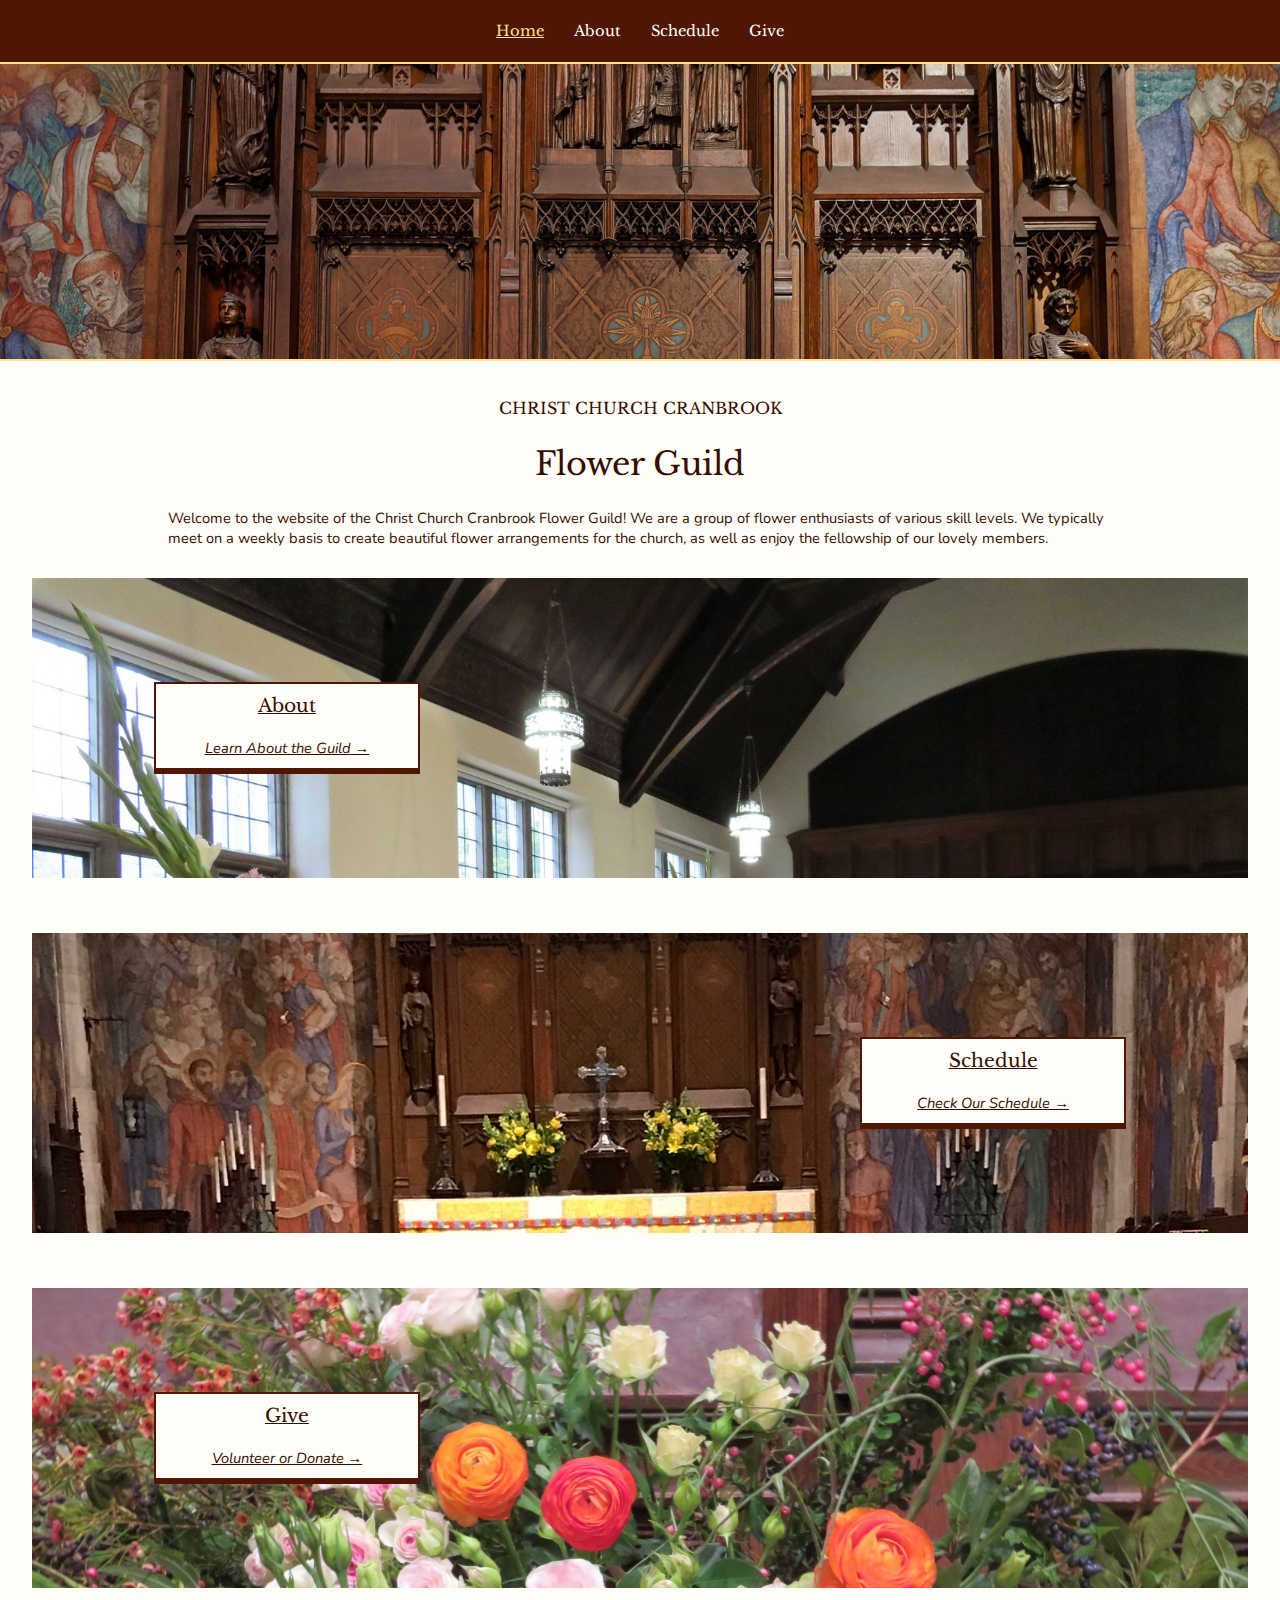
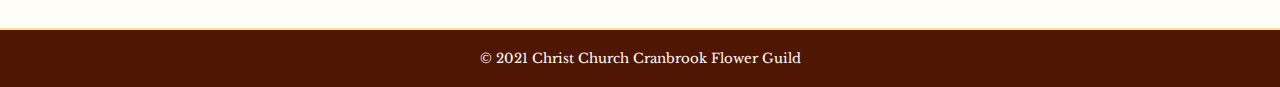
<file: index.html>
<!DOCTYPE html>
<html lang="en">
  <head>
    <meta charset="UTF-8">
    <meta name="viewport" content="width=device-width, initial-scale=1.0">
    <link rel="stylesheet" type="text/css" href="css/html5reset.css">
    <link rel="stylesheet" type="text/css" href="css/style.css">
    <link rel="stylesheet" href="https://fonts.googleapis.com/css2?family=Libre+Baskerville:wght@400;700&display=swap">
    <link rel="stylesheet" href="https://fonts.googleapis.com/css2?family=Nunito:ital,wght@0,400;0,700;1,400&display=swap">
    <link rel="shortcut icon" type="image/png" href="images/logo_icon.png">
    <title>Christ Church Cranbrook Flower Guild - Home</title>
  </head>

  <body>
    <header>
        <nav>
          <ul class="nav_links">
            <li class="nav_item" id="currentLink"><a href="./index.html">Home</a></li>
            <li class="nav_item"><a href="./about.html">About</a></li>
            <li class="nav_item"><a href="./schedule.html">Schedule</a></li>
            <li class="nav_item"><a href="./give.html">Give</a></li>
          </ul>
        </nav>
    </header>

  <main>
    <div class="header-image">
        <img src="images/easterAltarArrangements.jpg" alt=""/>
    </div>

    <h3>Christ Church Cranbrook</h3>
    <h1>Flower Guild</h1>
    <p>Welcome to the website of the Christ Church Cranbrook Flower Guild! We are a group of flower enthusiasts of various skill levels. We typically meet on a weekly basis to create beautiful flower arrangements for the church, as well as enjoy the fellowship of our lovely members.</p>


    <div class="container">
      <div class="div1">
        <img src="images/SpringArrangement.jpg" alt=""/>
      </div>
      <div class="div2 text-block">
        <a href="about.html">
        <h2>About</h2>
        <p>Learn About the Guild →</p>
        </a>
      </div>
      <div class="div3">
        <img src="images/Font.jpg" alt=""/>
      </div>
      <div class="div4 text-block">
        <a href="schedule.html">
          <h2>Schedule</h2>
          <p>Check Our Schedule →</p>
        </a>
      </div>
      <div class="div5">
        <img src="images/Flowers.jpg" alt=""/>
      </div>
      <div class="div6 text-block">
        <a href="give.html">
          <h2>Give</h2>
          <p>Volunteer or Donate →</p>
        </a>
      </div>
    </div>

  </main>
  <footer>
    &copy; 2021 Christ Church Cranbrook Flower Guild
</footer>
</body>
</file>
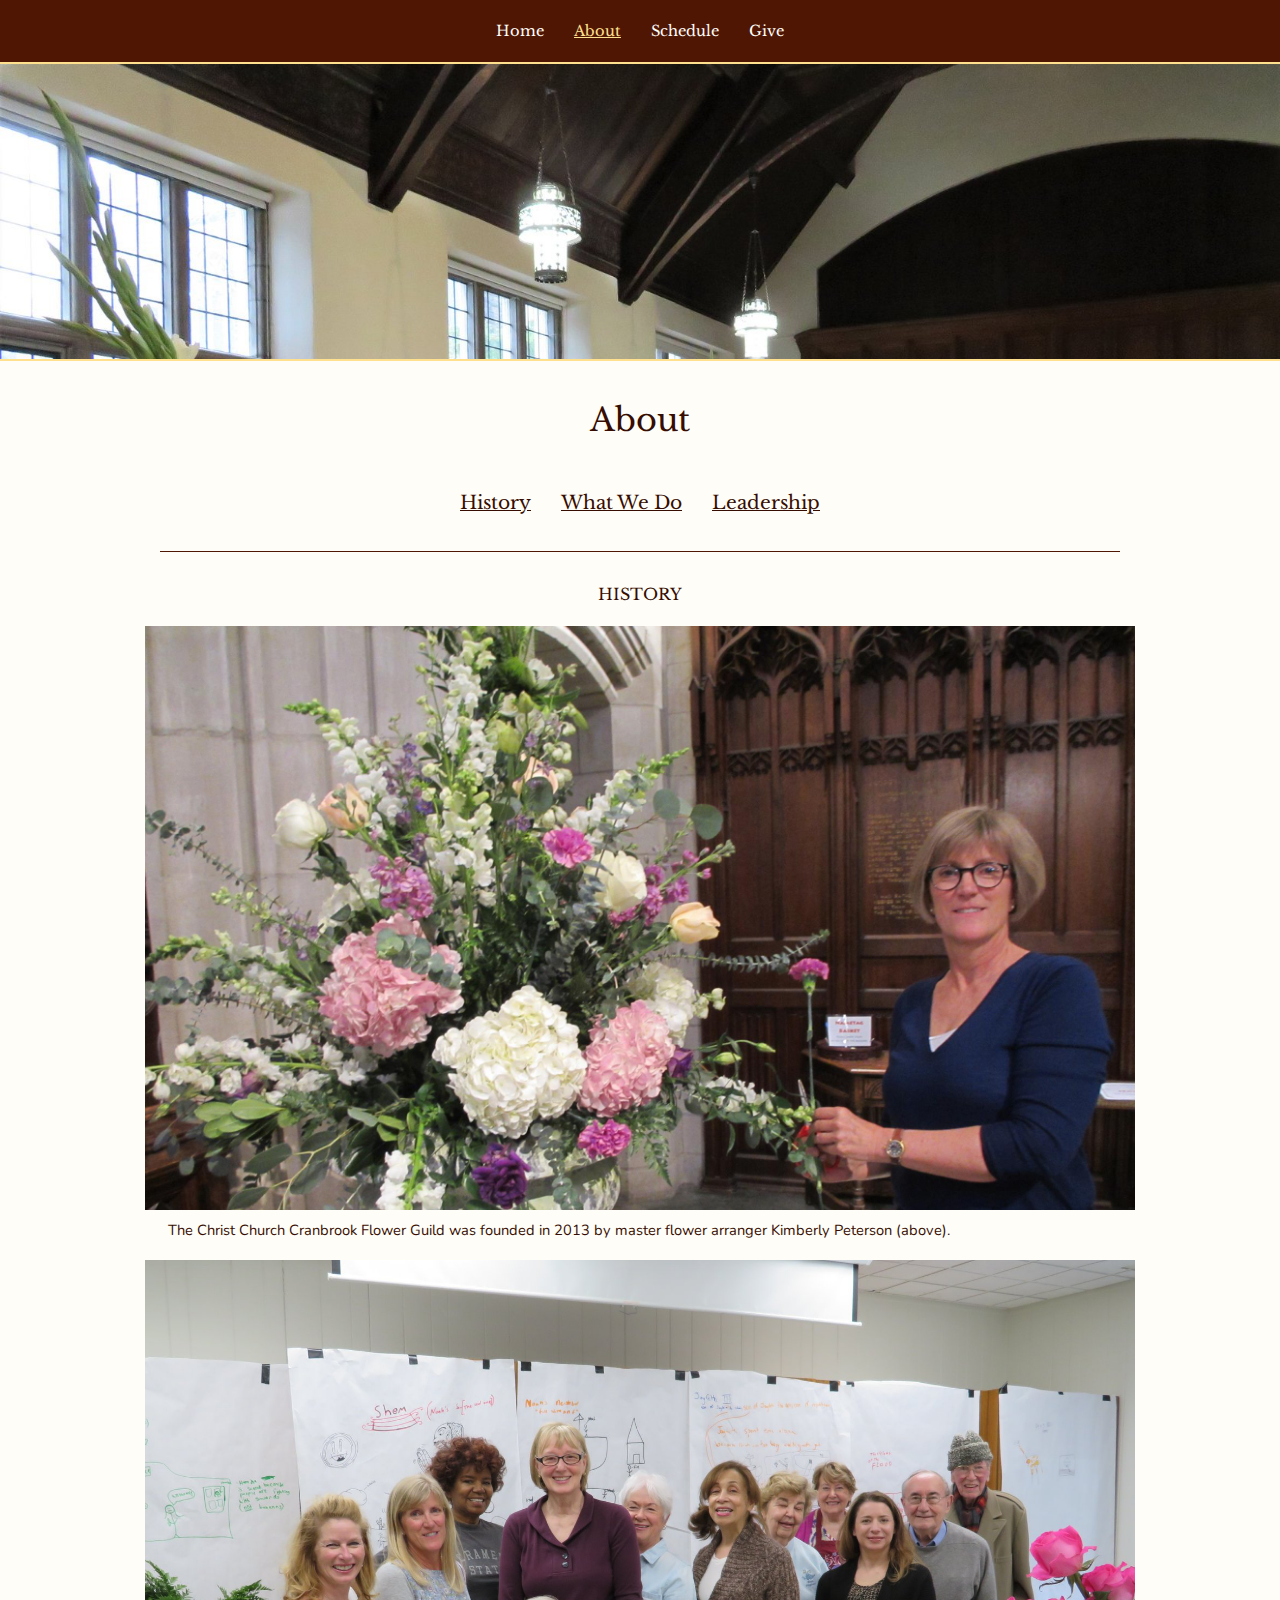
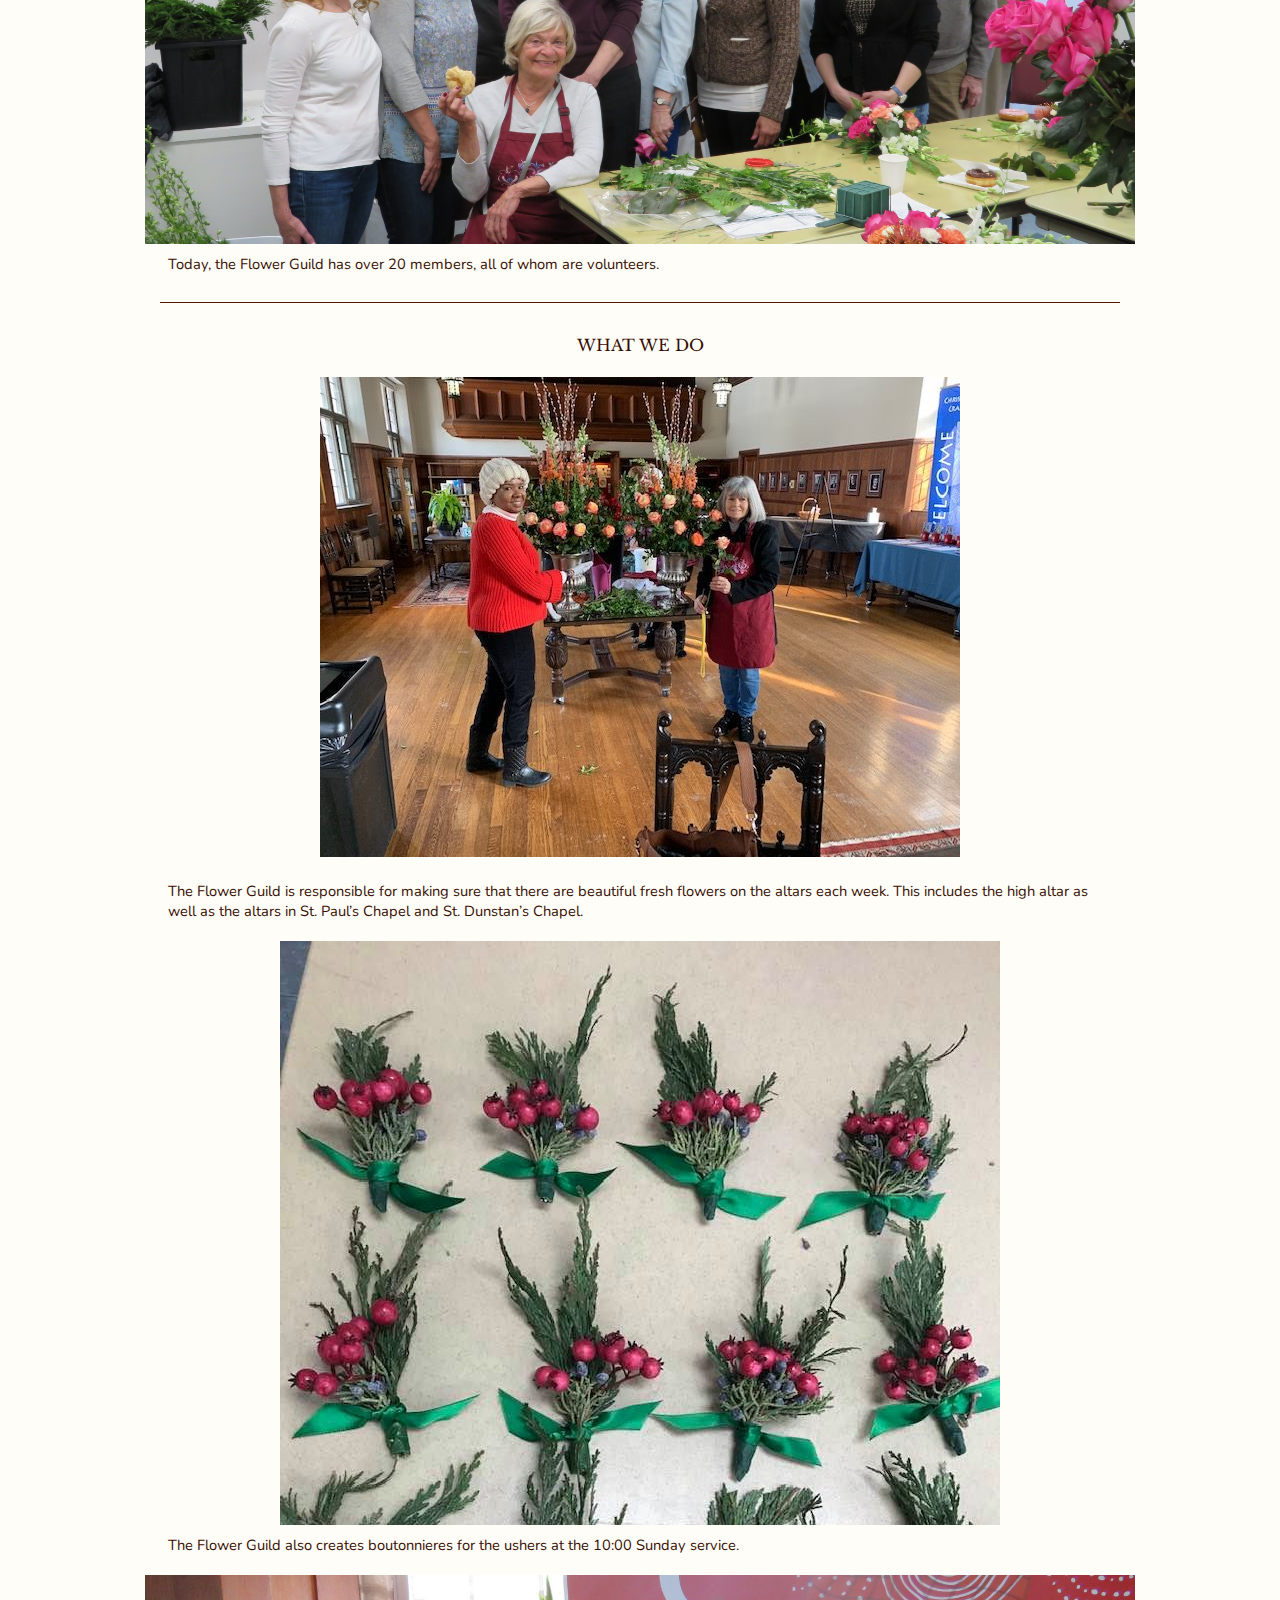
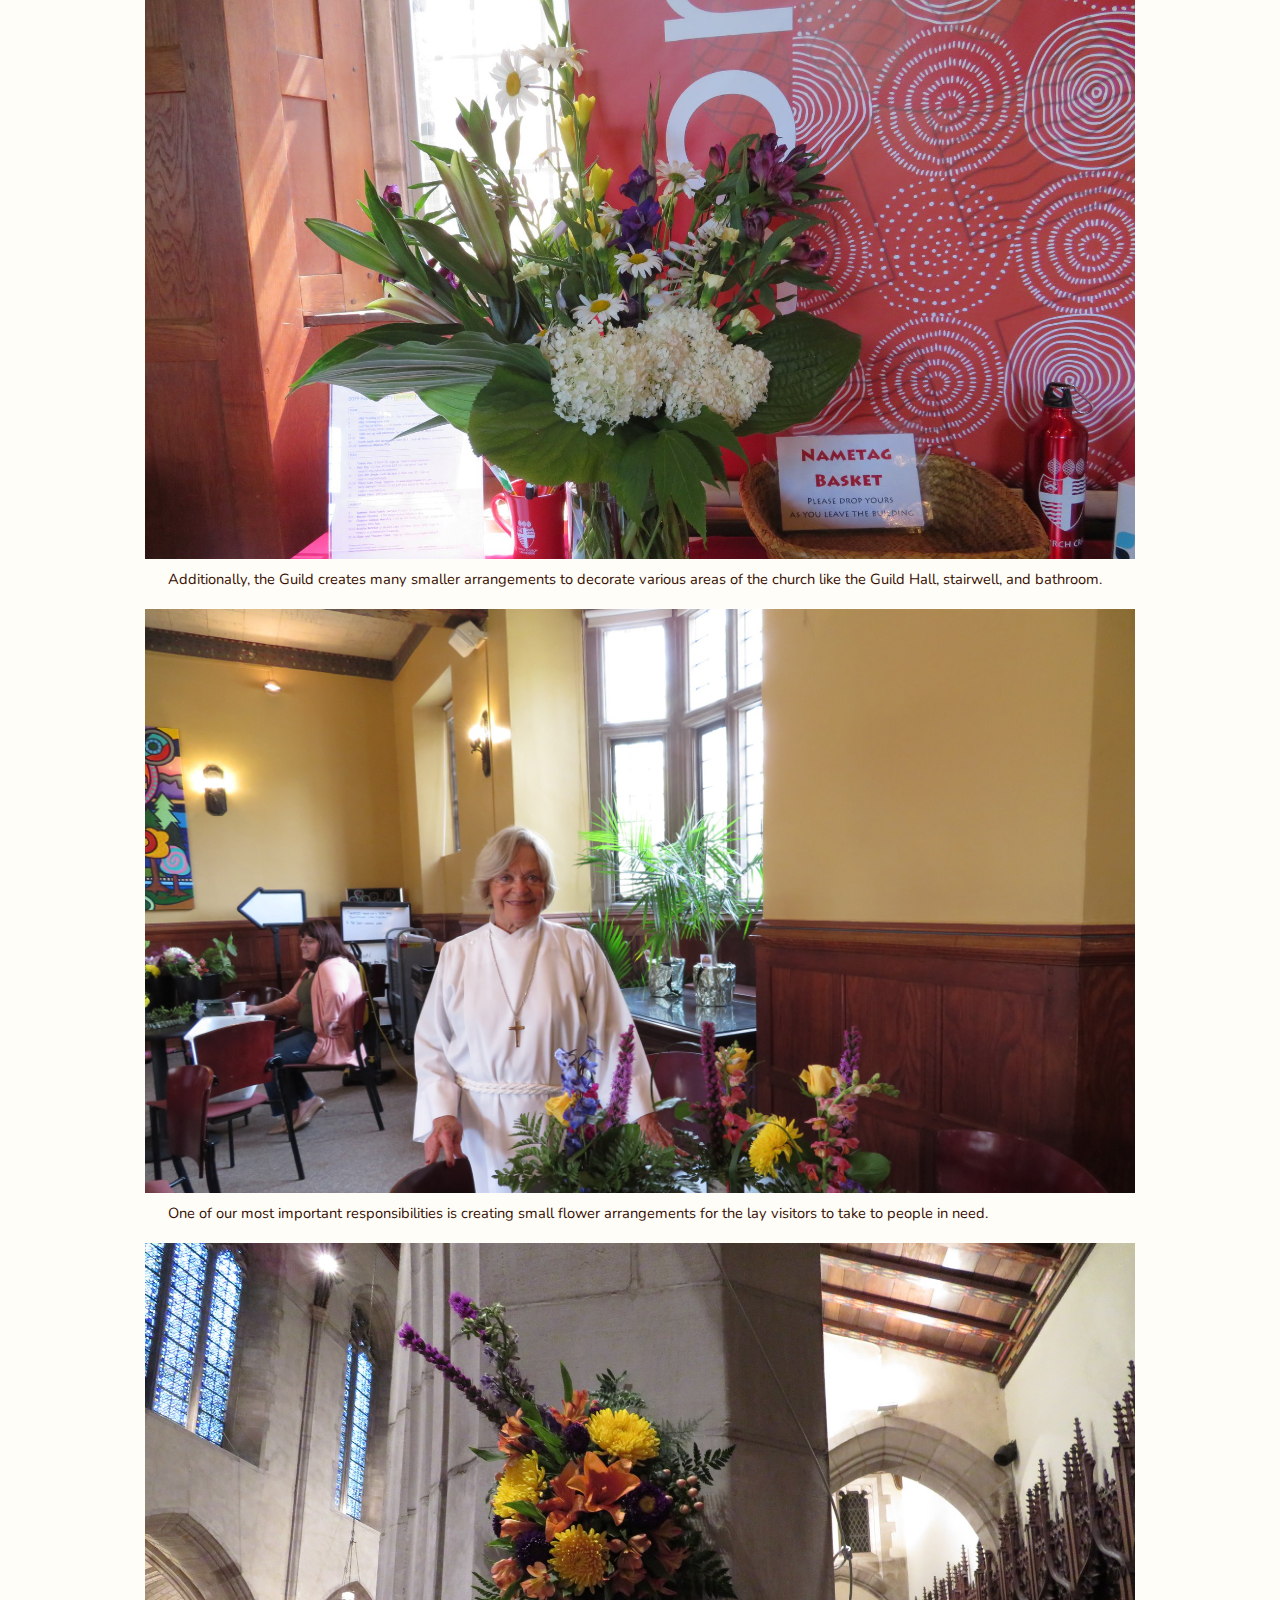
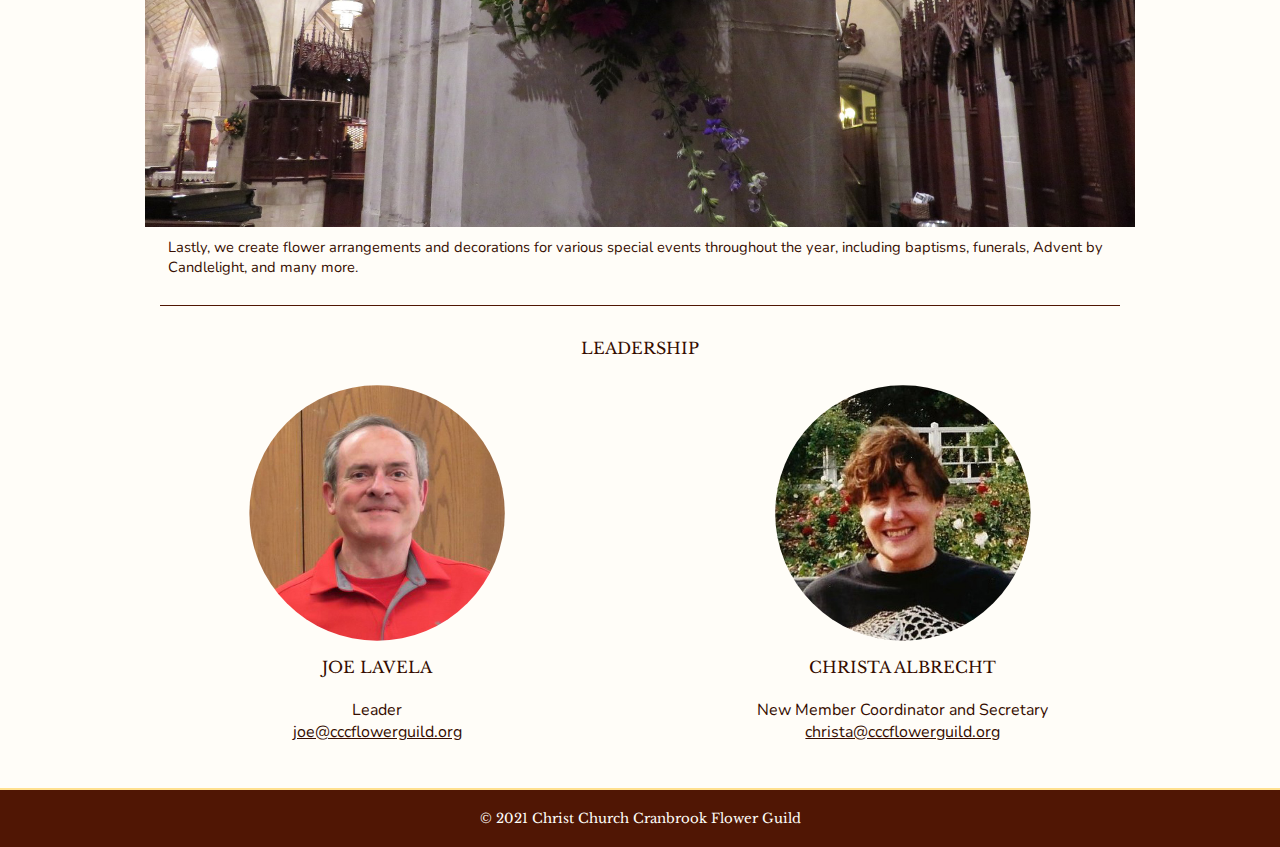
<file: about.html>
<!DOCTYPE html>
<html lang="en">
  <head>
    <meta charset="UTF-8">
    <meta name="viewport" content="width=device-width, initial-scale=1.0">
    <link rel="stylesheet" type="text/css" href="css/html5reset.css">
    <link rel="stylesheet" type="text/css" href="css/style.css">
    <link rel="stylesheet" href="https://fonts.googleapis.com/css2?family=Libre+Baskerville:wght@400;700&display=swap">
    <link rel="stylesheet" href="https://fonts.googleapis.com/css2?family=Nunito:ital,wght@0,400;0,700;1,400&display=swap">
    <link rel="shortcut icon" type="image/png" href="images/logo_icon.png">
    <title>Christ Church Cranbrook Flower Guild - About</title>
  </head>

  <body>
    <header>
        <nav>
          <ul class="nav_links">
            <li class="nav_item"><a href="./index.html">Home</a></li>
            <li class="nav_item" id="currentLink"><a href="./about.html">About</a></li>
            <li class="nav_item"><a href="./schedule.html">Schedule</a></li>
            <li class="nav_item"><a href="./give.html">Give</a></li>
          </ul>
        </nav>
    </header>

    <main>
        <div class="header-image">
            <img src="images/SpringArrangement.jpg" alt=""/>
        </div>

        <h1>About</h1>
        <h2>
            <ul class="nav_links">
                <li class="page_nav_item"><a href="#history">History</a></li>
                <li class="page_nav_item"><a href="#whatWeDo">What We Do</a></li>
                <li class="page_nav_item"><a href="#leadership">Leadership</a></li>
            </ul>
        </h2>

        <a id="history"></a>
        <hr>
        <h3>History</h3>
        <div class="image-block">
              <img src="images/Kimberly.jpg" alt=""/>
          </div>
        <p>The Christ Church Cranbrook Flower Guild was founded in 2013 by master flower arranger Kimberly Peterson (above).</p>
        <div class="image-block">
            <img src="images/Group.jpg" alt=""/>
        </div>
        <p>Today, the Flower Guild has over 20 members, all of whom are volunteers.</p>

        <a id="whatWeDo"></a>
        <br>
        <hr>
        <h3>What We Do</h3>
        <div class="image-block">
            <img src="images/StephanieMargaret.jpg" alt=""/>
        </div>
        <p>The Flower Guild is responsible for making sure that there are beautiful fresh flowers on the altars each week. This includes the high altar as well as the altars in St. Paul’s Chapel and St. Dunstan’s Chapel.</p>
        <div class="image-block">
            <img src="images/Boutonnieres.jpg" alt=""/>
        </div>
        <p>The Flower Guild also creates boutonnieres for the ushers at the 10:00 Sunday service.</p>
        <div class="image-block">
            <img src="images/WelcomeTable.jpg" alt=""/>
        </div>
        <p>Additionally, the Guild creates many smaller arrangements to decorate various areas of the church like the Guild Hall, stairwell, and bathroom.</p>
        <div class="image-block">
            <img src="images/LayVisitors.jpg" alt=""/>
        </div>
        <p>One of our most important responsibilities is creating small flower arrangements for the lay visitors to take to people in need.</p>
        <div class="image-block">
            <img src="images/Pillar.jpg" alt=""/>
        </div>
        <p>Lastly, we create flower arrangements and decorations for various special events throughout the year, including baptisms, funerals, Advent by Candlelight, and many more.</p><br>

        <a id="leadership"></a>
        <hr>
        <h3>Leadership</h3>
        <div class="twoColumns">
            <div id="Joe">
                <img class="clip-circle" src="images/Joe.jpg" alt="">
                <h3>Joe LaVela</h3>
                <h4>Leader<br>
                <a href="mailto:joe@cccflowerguild.org">joe@cccflowerguild.org</a></h4>
            </div>
            <div id="Christa">
                <img class="clip-circle" src="images/christa.jpg" alt="">
                <h3>Christa Albrecht</h3>
                <h4>New Member Coordinator and Secretary<br>
                    <a href="mailto:christa@cccflowerguild.org">christa@cccflowerguild.org</a></h4>
            </div>
        </div>
    </main>

    <footer>
        &copy; 2021 Christ Church Cranbrook Flower Guild
    </footer>
    </body>
</file>
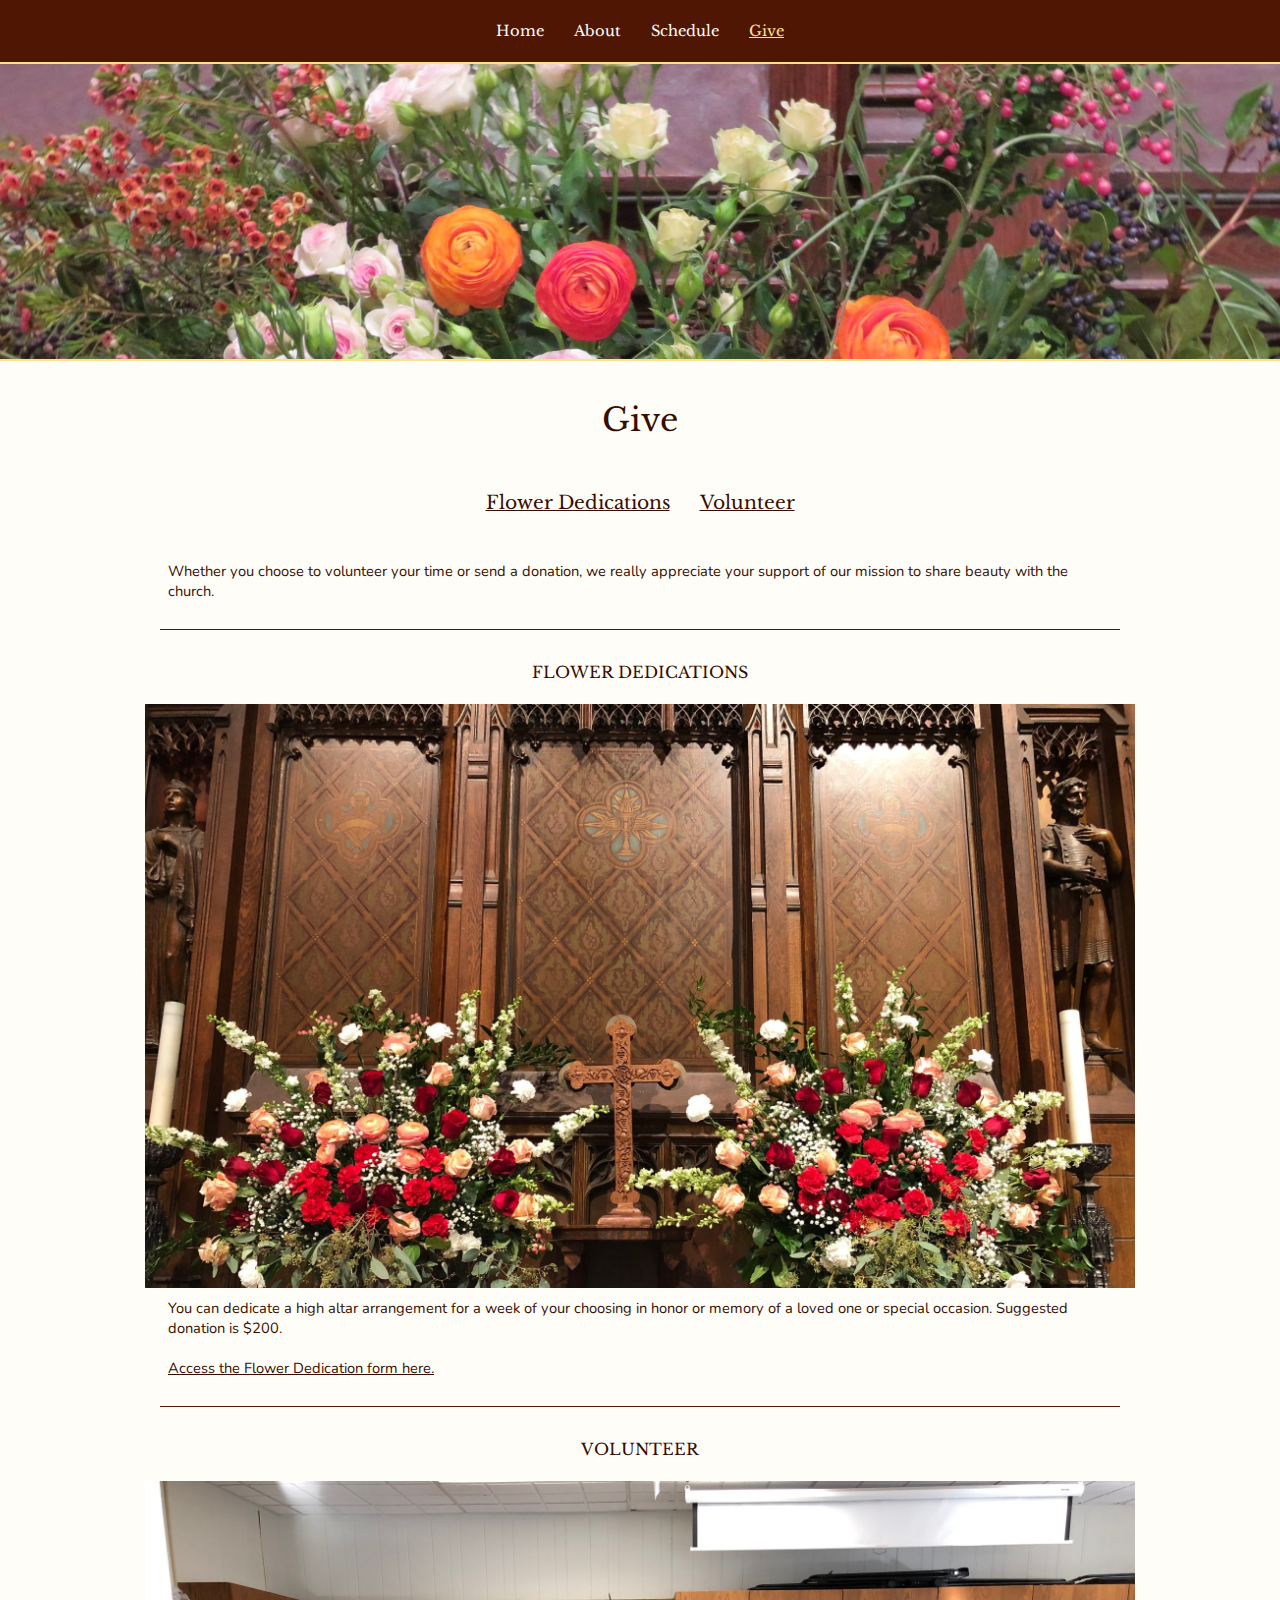
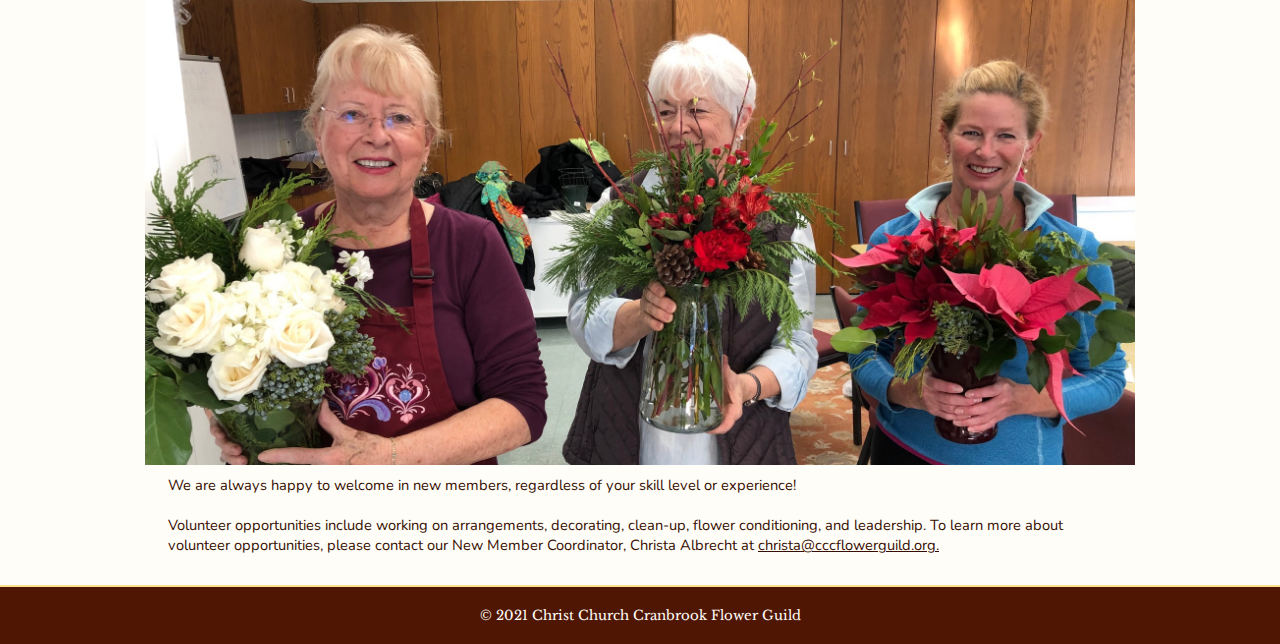
<file: give.html>
<!DOCTYPE html>
<html lang="en">
  <head>
    <meta charset="UTF-8">
    <meta name="viewport" content="width=device-width, initial-scale=1.0">
    <link rel="stylesheet" type="text/css" href="css/html5reset.css">
    <link rel="stylesheet" type="text/css" href="css/style.css">
    <link rel="stylesheet" href="https://fonts.googleapis.com/css2?family=Libre+Baskerville:wght@400;700&display=swap">
    <link rel="stylesheet" href="https://fonts.googleapis.com/css2?family=Nunito:ital,wght@0,400;0,700;1,400&display=swap">
    <link rel="shortcut icon" type="image/png" href="images/logo_icon.png">
    <title>Christ Church Cranbrook Flower Guild - Give</title>
  </head>

  <body>
    <header>
        <nav>
          <ul class="nav_links">
            <li class="nav_item"><a href="./index.html">Home</a></li>
            <li class="nav_item"><a href="./about.html">About</a></li>
            <li class="nav_item"><a href="./schedule.html">Schedule</a></li>
            <li class="nav_item" id="currentLink"><a href="./give.html">Give</a></li>
          </ul>
        </nav>
    </header>

    <main>
      <div class="header-image">
          <img src="images/Flowers.jpg" alt=""/>
      </div>

      <h1>Give</h1>
      <h2>
        <ul class="nav_links">
          <li class="page_nav_item"><a href="#flowerDedications">Flower Dedications</a></li>
          <li class="page_nav_item"><a href="#volunteer">Volunteer</a></li>
        </ul>
      </h2>
      <p>Whether you choose to volunteer your time or send a donation, we really appreciate your support of our mission to share beauty with the church.</p>

      <a id="flowerDedications"></a>
      <br><hr>
      <h3>Flower Dedications</h3>
      <div class="image-block">
        <img src="images/Pentecost.jpg" alt=""/></div>
      <p>You can dedicate a high altar arrangement for a week of your choosing in honor or memory of a loved one or special occasion. Suggested donation is $200.<br><br><a href="
        https://christchurchcranbrookmks.wufoo.com/forms/m1bvvgn80pkbdwd/">Access the Flower Dedication form here.</a></p>
      <a id="volunteer"></a>
      <br><hr>
        <h3>Volunteer</h3>
      <div class="image-block">
        <img src="images/AdventArrangements.jpg" alt=""/></div>
      <p>We are always happy to welcome in new members, regardless of your skill level or experience!<br><br>
      Volunteer opportunities include working on arrangements, decorating, clean-up, flower conditioning, and leadership.
      To learn more about volunteer opportunities, please contact our New Member Coordinator, Christa Albrecht at <a href="christa@cccflowerguild.org">christa@cccflowerguild.org.</a></p>
    </main>

    <footer>
      &copy; 2021 Christ Church Cranbrook Flower Guild
  </footer>
  </body>
</file>
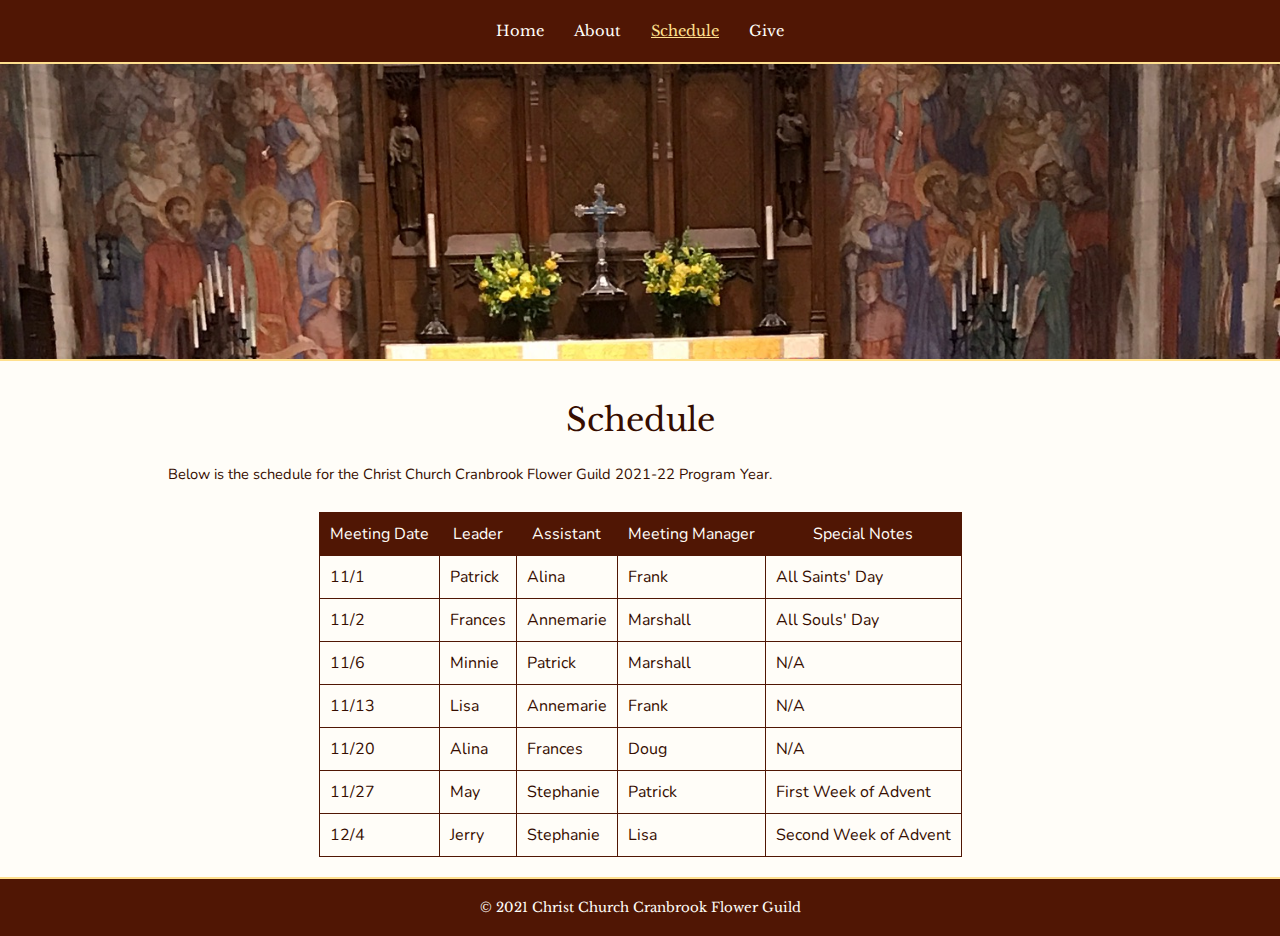
<file: schedule.html>
<!DOCTYPE html>
<html lang="en">
  <head>
    <meta charset="UTF-8">
    <meta name="viewport" content="width=device-width, initial-scale=1.0">
    <link rel="stylesheet" type="text/css" href="css/html5reset.css">
    <link rel="stylesheet" type="text/css" href="css/style.css">
    <link rel="stylesheet" href="https://fonts.googleapis.com/css2?family=Libre+Baskerville:wght@400;700&display=swap">
    <link rel="stylesheet" href="https://fonts.googleapis.com/css2?family=Nunito:ital,wght@0,400;0,700;1,400&display=swap">
    <link rel="shortcut icon" type="image/png" href="images/logo_icon.png">
    <title>Christ Church Cranbrook Flower Guild - Schedule</title>
  </head>

  <body>
    <header>
        <nav>
          <ul class="nav_links">
            <li class="nav_item"><a href="./index.html">Home</a></li>
            <li class="nav_item"><a href="./about.html">About</a></li>
            <li class="nav_item" id="currentLink"><a href="./schedule.html">Schedule</a></li>
            <li class="nav_item"><a href="./give.html">Give</a></li>
          </ul>
        </nav>
    </header>

    <main>
      <div class="header-image">
          <img src="images/Font.jpg" alt=""/>
      </div>

      <h1>Schedule</h1>
      <p>Below is the schedule for the Christ Church Cranbrook Flower Guild 2021-22 Program Year.</p>
      <br>
      <table>
        <tr>
          <th>Meeting Date</th>
          <th>Leader</th>
          <th>Assistant</th>
          <th>Meeting Manager</th>
          <th>Special Notes</th>
        </tr>
        <tr>
          <td>11/1</td>
          <td>Patrick</td>
          <td>Alina</td>
          <td>Frank</td>
          <td>All Saints' Day</td>
        </tr>
        <tr>
          <td>11/2</td>
          <td>Frances</td>
          <td>Annemarie</td>
          <td>Marshall</td>
          <td>All Souls' Day</td>
        </tr>
        <tr>
          <td>11/6</td>
          <td>Minnie</td>
          <td>Patrick</td>
          <td>Marshall</td>
          <td>N/A</td>
        </tr>
        <tr>
          <td>11/13</td>
          <td>Lisa</td>
          <td>Annemarie</td>
          <td>Frank</td>
          <td>N/A</td>
        </tr>
        <tr>
          <td>11/20</td>
          <td>Alina</td>
          <td>Frances</td>
          <td>Doug</td>
          <td>N/A</td>
        </tr>
        <tr>
          <td>11/27</td>
          <td>May</td>
          <td>Stephanie</td>
          <td>Patrick</td>
          <td>First Week of Advent</td>
        </tr>
        <tr>
          <td>12/4</td>
          <td>Jerry</td>
          <td>Stephanie</td>
          <td>Lisa</td>
          <td>Second Week of Advent</td>
        </tr>
      </table>
      </div>

    </main>

    <footer>
      &copy; 2021 Christ Church Cranbrook Flower Guild
  </footer>
  </body>
</file>
<file: css/style.css>
body{
  font-size: 11pt;
  font-family: 'Libre Baskerville', serif;
  background-color: #FFFDF8;
  color: #360D00;
}

hr {
  border-top: 1px solid #501604;
  width: 75%;
  margin: auto;
  padding: 10px
}

header{
  background: #501604;
  border-bottom: 2px solid #FFE08F;
  justify-content: center;
  position: sticky;
  top: 0;
  left: 0;
  z-index: 5;
}

.nav_item a{
  padding: 0 15px;
  line-height: 1.5;
  text-decoration: none;
  color: #FFFDF8;
}

.page_nav_item a{
  padding: 0 15px;
  line-height: 2;
  color: #360D00;
}

.nav_item a:hover, a:focus{
  text-decoration: underline;
}

.nav_links{
  display: flex;
  flex-flow: row wrap;
  align-items: center;
  justify-content: center;
  padding: 15pt 0;
}

#currentLink.nav_item a{
  color: #FFE08F;
  text-decoration: underline;
}

.header-image{
  width: 100%;
  border-bottom: 2px solid #FFE08F;
  margin: 0 0 25px 0;
  max-height: 33vh;
  overflow: hidden;
  background: #360D00;
  text-align: center;
}

h1{
  font-size: 24pt;
  text-align: center;
  line-height: 1.5;
  padding: 10px 15%;
}

h2{
  font-size: 14pt;
  text-align: center;
  padding: 10px 15%;
  line-height: 1.25;
  }

h3{
  font-size: 12pt;
  text-align: center;
  padding: 5px;
  text-transform:uppercase;
  padding: 10px 15%;
  line-height: 1.5;
}

h4{
  font-family: 'Nunito', sans-serif;
  text-align: center;
  font-size: 12pt;
  padding: 10px 10%;
}

h4 a, p a{
  color: #360D00
}

p {
  font-family: 'Nunito', sans-serif;
  padding: 10px 10%;
  max-width:900pt;
  margin: auto
}

table{
  font-family: 'Nunito', sans-serif;
  border-collapse: collapse;
  min-width: 50%;
  max-width: 90%;
  margin: auto
}

td, th {
  border: 1px solid #501604;
  padding: 10px;
  font-size: 12pt;
}

th {
  text-align: center;
  background-color: #501604;
  color:#FFFDF8;
  font-weight: 400;
}

tr {
  text-align: left;
}

footer{
  background-color: #501604;
  color: #FFFDF8;
  padding: 15pt 0;
  text-align: center;
  margin-top: 15pt;
  border-top: 2px solid #FFE08F;
  font-size: 10pt
}

.image-block {
  padding: 10px 3%;
  max-height: 66vh;
  overflow: hidden;
  width: 95%;
  max-width: 800pt;
  margin: auto;
  text-align: center;
}

.container {
  display: grid;
  grid-template-columns: 1;
  grid-template-rows:  repeat(3, auto);
  grid-column-gap: 15px;
  grid-row-gap: 15px;
  width: 95%;
  max-width: 1000pt;
  margin: auto
}

.text-block{
    background-color: #FFFDF8;
    text-align: center;
    border: 2pt solid #501604;
    border-bottom: 5pt solid #501604;
    align-self: center;
    width: 40%;
    max-width: 200pt;
    z-index: 1;
    transition: 0.2s;
}

.text-block a{
  color: #360D00;
}

.text-block:hover{
  background-color: #ffd25f;
  transition: 0.2s ease-in-out;
}

.text-block a p{
  font-style: italic;
}

.div1, .div2, .div3, .div4, .div5, .div6 {
  grid-column: 1 / -1;
}

.div1, .div3, .div5 {
  max-height: 300px;
  overflow: hidden;
  margin: 15pt auto;
}

.div1, .div2 {
  grid-row: 1 / span 1;
}

.div3, .div4 {
  grid-row: 2 / span 1;
}

.div5, .div6 {
  grid-row: 3 / span 1;
}

.div2, .div6{
  margin-right: auto;
  margin-left: 10%;
}

.div4{
  margin-left: auto;
  margin-right: 10%;
}

.twoColumns{
  display: grid;
  grid-template-columns: repeat(2, auto);
  grid-gap: 15px;
  padding: 15px;
  width: 100%;
  max-width: 800pt;
  margin: auto
}

.clip-circle {
  max-width: 50%;
  clip-path: circle(50% at center);
  margin: 0 5%;
}

#Christa, #Joe{
  text-align: center
}
</file>
